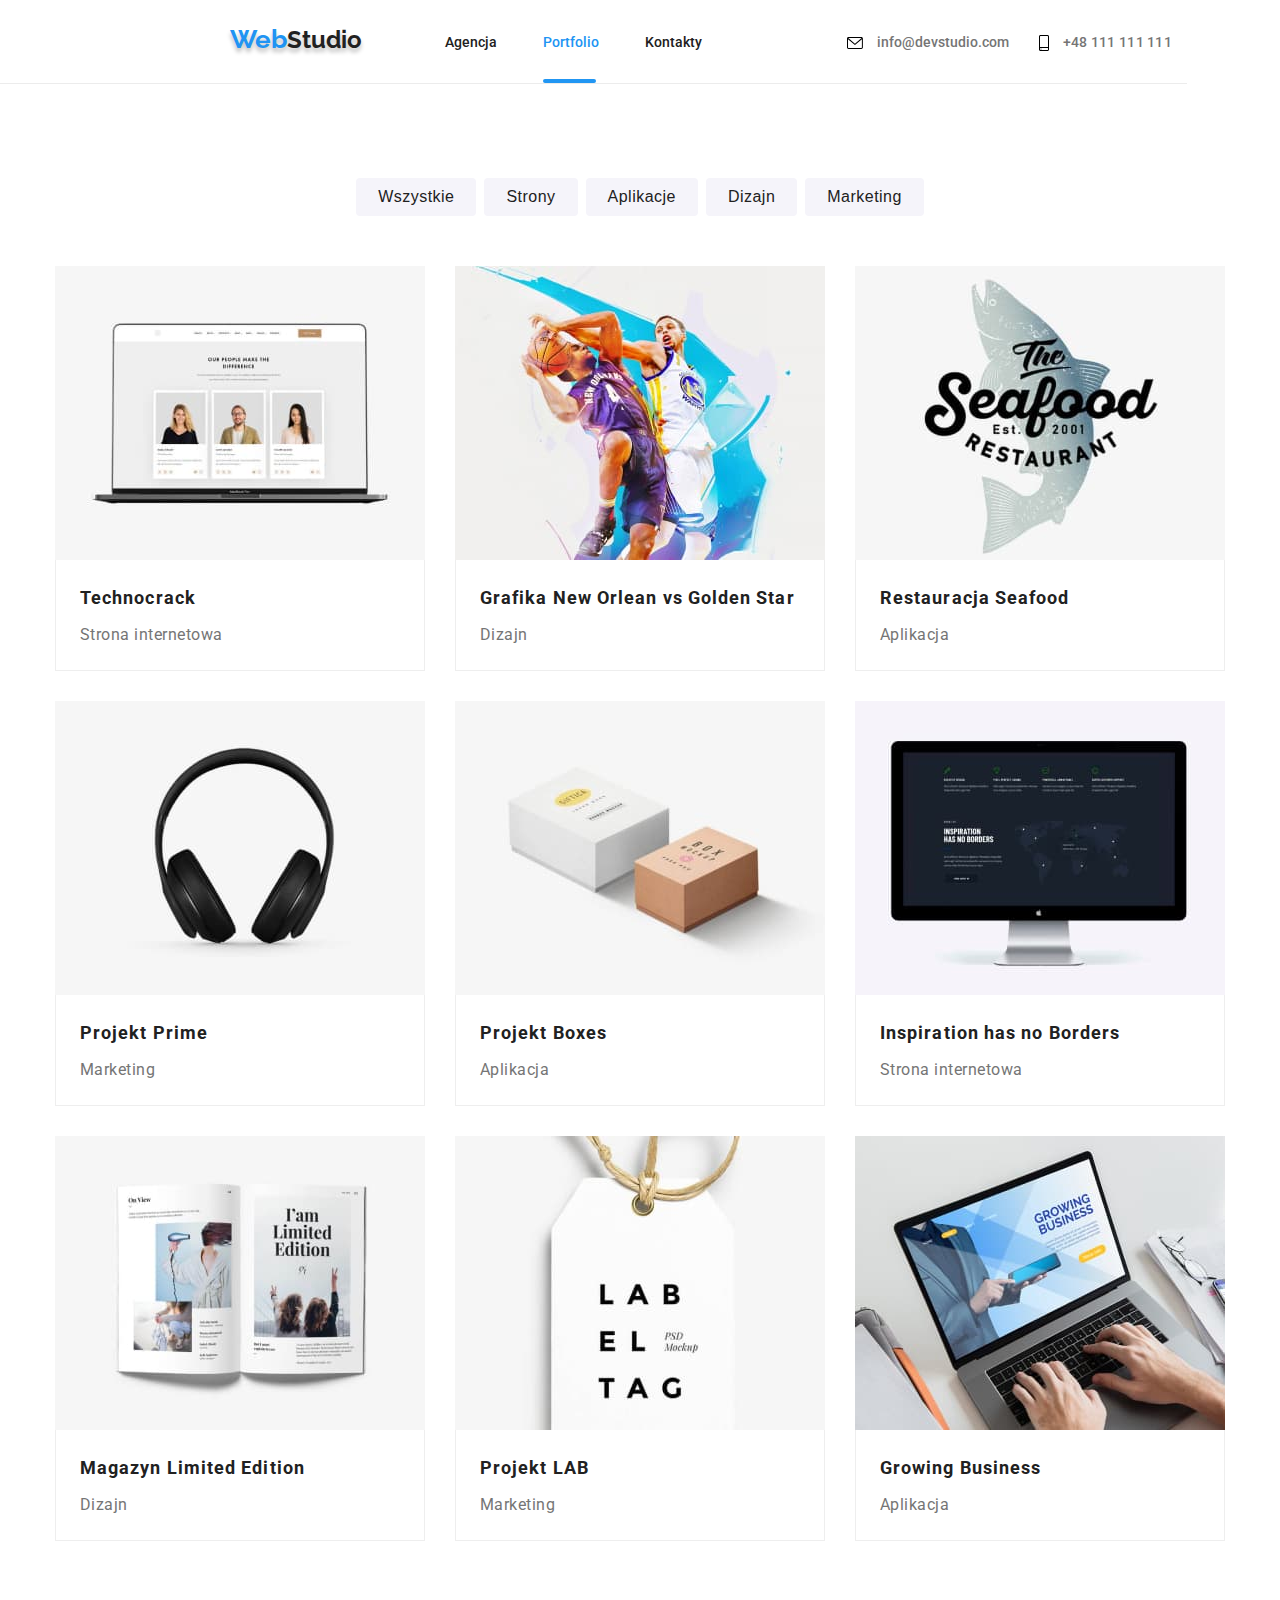
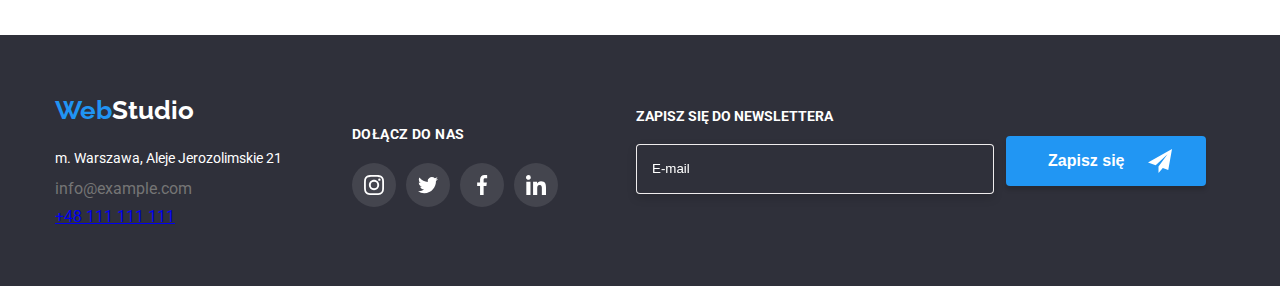
<file: portfolio.html>
<!DOCTYPE html>
<html lang="en">
  <head>
    <meta charset="UTF-8" />
    <meta http-equiv="X-UA-Compatible" content="IE=edge" />
    <meta name="viewport" content="width=device-width, initial-scale=1.0" />
    <title>Homework 2 - Portfolio</title>
    <link rel="preconnect" href="https://fonts.googleapis.com" />
    <link rel="preconnect" href="https://fonts.gstatic.com" crossorigin />
    <link
      href="https://fonts.googleapis.com/css2?family=Raleway:wght@700&family=Roboto:wght@400;500;700;900&display=swap"
      rel="stylesheet"
    />
    <link
      rel="stylesheet"
      href="https://cdnjs.cloudflare.com/ajax/libs/modern-normalize/1.1.0/modern-normalize.min.css"
      integrity="sha512-wpPYUAdjBVSE4KJnH1VR1HeZfpl1ub8YT/NKx4PuQ5NmX2tKuGu6U/JRp5y+Y8XG2tV+wKQpNHVUX03MfMFn9Q=="
      crossorigin="anonymous"
      referrerpolicy="no-referrer"
    />
    <link rel="stylesheet" href="./css/main.min.css" />
  </head>
  <body>
    <header class="page-header">
      <div class="container page-header__container">
        <a href="index.html" class="logo page-header__logo"
          ><span class="logo__dark">Web</span>Studio</a
        >
        <nav class="navigation">
          <ul class="navigation__list">
            <li><a href="index.html" class="navigation__link">Agencja</a></li>
            <li>
              <div class="active-page">
                <a href="portfolio.html" class="navigation__link">Portfolio</a>
              </div>
            </li>
            <li><a href="kontakty" class="navigation__link">Kontakty</a></li>
          </ul>
        </nav>
        <ul class="contacts">
          <li class="contacts__item">
            <svg class="contacts__mail-icon" width="16px" height="12px">
              <use href="./images/icons.svg#icon-envelope"></use>
            </svg>
            <a href="mailto:info@devstudio.com" class="contacts__mail-link">
              info@devstudio.com
            </a>
          </li>
          <li class="contacts__item">
            <svg class="contacts__tel-icon" width="10px" height="16px">
              <use href="./images/icons.svg#icon-smartphone"></use>
            </svg>
            <a href="tel:+48111111111" class="contacts__tel-link">+48 111 111 111</a>
          </li>
        </ul>
      </div>
    </header>

    <main>
      <section class="section">
        <div class="container">
          <ul class="buttons">
            <li>
              <button type="button" class="buttons__label">Wszystkie</button>
            </li>
            <li>
              <button type="button" class="buttons__label">Strony</button>
            </li>
            <li>
              <button type="button" class="buttons__label">Aplikacje</button>
            </li>
            <li>
              <button type="button" class="buttons__label">Dizajn</button>
            </li>
            <li>
              <button type="button" class="buttons__label">Marketing</button>
            </li>
          </ul>

          <ul class="projects">
            <li class="projects__card" tabindex="0">
              <div class="projects__overlay-box">
                <div class="projects__overlay">
                  <p class="projects__description">
                    Technocrack jest popularną platformą wykorzystywaną do
                    rozpowszechniania koronawirusa. Firmy wykorzystują tę
                    platformę do celów szpiegowskich i ataków na
                    niezabezpieczone serwery konkurencji
                  </p>
                </div>
                <figure>
                  <img
                    src="./images/portfolio1.jpg"
                    alt="Website project"
                    width="370"
                    height="294"
                  />
                </div>
                  <figcaption class="projects__caption">
                    <h3 class="projects__name">Technocrack</h3>
                    <p class="projects__type">Strona internetowa</p>
                  </figcaption>
                </figure>
            </li>
            <li class="projects__card" tabindex="0">
              <div class="projects__overlay-box">
                <div class="projects__overlay">
                  <p class="projects__description">
                    Technocrack jest popularną platformą wykorzystywaną do
                    rozpowszechniania koronawirusa. Firmy wykorzystują tę
                    platformę do celów szpiegowskich i ataków na
                    niezabezpieczone serwery konkurencji
                  </p>
                </div>
                <figure>
                  <img
                    src="./images/portfolio2.jpg"
                    alt="Grafika koszykarze NBA"
                    width="370"
                    height="294"
                  />
                </div>
                  <figcaption class="projects__caption">
                    <h3 class="projects__name">Grafika New Orlean vs Golden Star</h3>
                    <p class="projects__type">Dizajn</p>
                  </figcaption>
                </figure>
            </li>
            <li class="projects__card" tabindex="0">
              <div class="projects__overlay-box">
                <div class="projects__overlay">
                  <p class="projects__description">
                    Technocrack jest popularną platformą wykorzystywaną do
                    rozpowszechniania koronawirusa. Firmy wykorzystują tę
                    platformę do celów szpiegowskich i ataków na
                    niezabezpieczone serwery konkurencji
                  </p>
                </div>
                <figure>
                  <img
                    src="./images/portfolio3.jpg"
                    alt="Logo restauracji Seafood"
                    width="370"
                    height="294"
                  />
                </div>
                  <figcaption class="projects__caption">
                    <h3 class="projects__name">Restauracja Seafood</h3>
                    <p class="projects__type">Aplikacja</p>
                  </figcaption>
                </figure>
            </li>
            <li class="projects__card" tabindex="0">
              <div class="projects__overlay-box">
                <div class="projects__overlay">
                  <p class="projects__description">
                    Technocrack jest popularną platformą wykorzystywaną do
                    rozpowszechniania koronawirusa. Firmy wykorzystują tę
                    platformę do celów szpiegowskich i ataków na
                    niezabezpieczone serwery konkurencji
                  </p>
                </div>
                <figure>
                  <img
                    src="./images/portfolio4.jpg"
                    alt="Słuchawki nauszne"
                    width="370"
                    height="294"
                  />
                </div>
                  <figcaption class="projects__caption">
                    <h3 class="projects__name">Projekt Prime</h3>
                    <p class="projects__type">Marketing</p>
                  </figcaption>
                </figure>
            </li>
            <li class="projects__card" tabindex="0">
              <div class="projects__overlay-box">
                <div class="projects__overlay">
                  <p class="projects__description">
                    Technocrack jest popularną platformą wykorzystywaną do
                    rozpowszechniania koronawirusa. Firmy wykorzystują tę
                    platformę do celów szpiegowskich i ataków na
                    niezabezpieczone serwery konkurencji
                  </p>
                </div>
                <figure>
                  <img
                    src="./images/portfolio5.jpg"
                    alt="Pudełka do projektów"
                    width="370"
                    height="294"
                  />
                </div>
                  <figcaption class="projects__caption">
                    <h3 class="projects__name">Projekt Boxes</h3>
                    <p class="projects__type">Aplikacja</p>
                  </figcaption>
                </figure>
            </li>
            <li class="projects__card" tabindex="0">
              <div class="projects__overlay-box">
                <div class="projects__overlay">
                  <p class="projects__description">
                    Technocrack jest popularną platformą wykorzystywaną do
                    rozpowszechniania koronawirusa. Firmy wykorzystują tę
                    platformę do celów szpiegowskich i ataków na
                    niezabezpieczone serwery konkurencji
                  </p>
                </div>
                <figure>
                  <img
                    src="./images/portfolio6.jpg"
                    alt="Apple monitor"
                    width="370"
                    height="294"
                  />
                </div>
                  <figcaption class="projects__caption">
                    <h3 class="projects__name">Inspiration has no Borders</h3>
                    <p class="projects__type">Strona internetowa</p>
                  </figcaption>
                </figure>
            </li>
            <li class="projects__card" tabindex="0">
              <div class="projects__overlay-box">
                <div class="projects__overlay">
                  <p class="projects__description">
                    Technocrack jest popularną platformą wykorzystywaną do
                    rozpowszechniania koronawirusa. Firmy wykorzystują tę
                    platformę do celów szpiegowskich i ataków na
                    niezabezpieczone serwery konkurencji
                  </p>
                </div>
                <figure>
                  <img
                    src="./images/portfolio7.jpg"
                    alt="Strony magazynu"
                    width="370"
                    height="294"
                  />
                </div>
                  <figcaption class="projects__caption">
                    <h3 class="projects__name">Magazyn Limited Edition</h3>
                    <p class="projects__type">Dizajn</p>
                  </figcaption>
                </figure>
            </li>
            <li class="projects__card" tabindex="0">
              <div class="projects__overlay-box">
                <div class="projects__overlay">
                  <p class="projects__description">
                    Technocrack jest popularną platformą wykorzystywaną do
                    rozpowszechniania koronawirusa. Firmy wykorzystują tę
                    platformę do celów szpiegowskich i ataków na
                    niezabezpieczone serwery konkurencji
                  </p>
                </div>
                <figure>
                  <img
                    src="./images/portfolio8.jpg"
                    alt="Wisząca etykieta"
                    width="370"
                    height="294"
                  />
                </div>
                  <figcaption class="projects__caption">
                    <h3 class="projects__name">Projekt LAB</h3>
                    <p class="projects__type">Marketing</p>
                  </figcaption>
                </figure>
            </li>
            <li class="projects__card" tabindex="0">
              <div class="projects__overlay-box">
                <div class="projects__overlay">
                  <p class="projects__description">
                    Technocrack jest popularną platformą wykorzystywaną do
                    rozpowszechniania koronawirusa. Firmy wykorzystują tę
                    platformę do celów szpiegowskich i ataków na
                    niezabezpieczone serwery konkurencji
                  </p>
                </div>
                <figure>
                  <img
                    src="./images/portfolio9.jpg"
                    alt="Praca na laptopie"
                    width="370"
                    height="294"
                  />
                </div>
                  <figcaption class="projects__caption">
                    <h3 class="projects__name">Growing Business</h3>
                    <p class="projects__type">Aplikacja</p>
                  </figcaption>
                </figure>
            </li>
          </ul>
        </div>
      </section>
    </main>
    <footer class="page-footer">
      <div class="container">
        <div class="page-footer__container">
          <a href="index.html" class="logo page-footer__logo"
            ><span class="logo__bright">Web</span>Studio</a
          >
          <address class="address">
            <p class="address__location">m. Warszawa, Aleje Jerozolimskie 21</p>
            <a href="mailto:info@example.com" class="address__mail">info@example.com</a>
            <a href="tel:+48111111111" class="address__tel">+48 111 111 111</a>
          </address>
        </div>
        <div class="footer-social">
          <p class="footer-social__title">Dołącz do nas</p>
          <ul class="footer-social__list">
            <li>
              <a href="#" class="footer-social__link" target="_blank">
                <svg class="footer-social__icon" width="44" height="44">
                  <use href="./images/icons.svg#icon-instagram"></use>
                </svg>
              </a>
            </li>
            <li>
              <a href="#" class="footer-social__link" target="_blank">
                <svg class="footer-social__icon" width="44" height="44">
                  <use href="./images/icons.svg#icon-twitter"></use>
                </svg>
              </a>
            </li>
            <li>
              <a href="#" class="footer-social__link" target="_blank">
                <svg class="footer-social__icon" width="44" height="44">
                  <use href="./images/icons.svg#icon-facebook"></use>
                </svg>
              </a>
            </li>
            <li>
              <a href="#" class="footer-social__link" target="_blank">
                <svg class="footer-social__icon" width="44" height="44">
                  <use href="./images/icons.svg#icon-linkedin"></use>
                </svg>
              </a>
            </li>
          </ul>
        </div>
        <div class="newsletter">
          <form class="newsletter__form">
            <label class="newsletter__label">
              Zapisz się do newslettera
              <input type="email" name="email" placeholder="E-mail" class="newsletter__input" />
            </label>
            <button type="submit" class="newsletter__button">
              Zapisz się
              <svg class="newsletter__icon" width="24" height="24">
                <use href="./images/icons.svg#icon-icon-send"></use>
              </svg>
            </button>
          </form>
        </div>
      </div>
    </footer>
  </body>
</html>
</file>
<file: css/main.min.css>
*{margin:0;padding:0;-webkit-box-sizing:border-box;box-sizing:border-box}body{background-color:#fff;color:#212121;font-family:Roboto,sans-serif}li{list-style-type:none}img{display:block;width:100%;height:auto}.container{max-width:480px;width:100%;margin:0 auto;padding:0 15px}@media screen and (min-width: 768px){.container{max-width:768px}}@media screen and (min-width: 1200px){.container{max-width:1200px}}.section{padding-top:94px;padding-bottom:94px}.page-header{background-color:#fff;border-bottom:1px solid #ececec}.page-header__container{display:-webkit-box;display:-ms-flexbox;display:flex;-webkit-box-pack:justify;-ms-flex-pack:justify;justify-content:space-between}.page-header__logo{color:#212121;font-family:Raleway;font-weight:700;font-size:24px;line-height:1.2;text-decoration:none;padding-top:16px;padding-left:15px;text-shadow:0px 4px 4px rgba(0,0,0,.25)}@media screen and (min-width: 768px){.page-header__logo{padding-top:26px;padding-left:15px}}@media screen and (min-width: 1200px){.page-header__logo{padding-top:24px;padding-bottom:25px;padding-left:215px}}@media screen and (min-width: 768px){.page-header{margin-right:83px}}@media screen and (min-width: 1200px){.page-header{margin-right:93px}}.page-header__hamburger{background-color:rgba(0,0,0,0);border:none;padding:10px 15px 10px}@media screen and (min-width: 768px){.page-header__hamburger{display:none}}@media screen and (min-width: 1200px){.page-header__hamburger{display:none}}.logo__dark{color:#2094f3;font-family:Raleway;font-weight:700;font-size:26px;line-height:1.2;text-decoration:none}.navigation{display:none}@media screen and (min-width: 768px){.navigation{display:-webkit-box;display:-ms-flexbox;display:flex;margin-right:auto}}.navigation__list{display:-webkit-box;display:-ms-flexbox;display:flex;padding-top:32px;padding-bottom:32px}@media screen and (min-width: 768px){.navigation__list{gap:60px;margin-left:83px}}@media screen and (min-width: 1200px){.navigation__list{gap:46px}}.navigation__link{font-weight:500;font-size:14px;line-height:1.14;color:#212121;text-decoration:none;-webkit-transition-property:color;transition-property:color;-webkit-transition-duration:250ms;transition-duration:250ms;-webkit-transition-timing-function:cubic-bezier(0.4, 0, 0.2, 1);transition-timing-function:cubic-bezier(0.4, 0, 0.2, 1)}.navigation__link:hover,.navigation__link:focus{color:#2094f3}.active-page .navigation__link{color:#2094f3}.active-page{position:relative}.active-page::after{content:"";position:absolute;width:53px;height:4px;background-color:#2196f3;border-radius:2px;margin-top:28px;display:block}.contacts{display:none}@media screen and (min-width: 768px){.contacts{display:-webkit-box;display:-ms-flexbox;display:flex;-webkit-box-orient:vertical;-webkit-box-direction:normal;-ms-flex-direction:column;flex-direction:column;gap:10px;padding-top:21px}}@media screen and (min-width: 1200px){.contacts{-webkit-box-orient:horizontal;-webkit-box-direction:normal;-ms-flex-direction:row;flex-direction:row;-webkit-box-align:center;-ms-flex-align:center;align-items:center;gap:30px;padding-top:32px;padding-bottom:32px}}.contacts__item:hover,.contacts__item:focus{fill:#2094f3}.contacts__mail-icon{width:16px;height:12px;vertical-align:middle;margin-right:10px;-webkit-transition-property:color;transition-property:color;-webkit-transition-duration:250ms;transition-duration:250ms;-webkit-transition-timing-function:cubic-bezier(0.4, 0, 0.2, 1);transition-timing-function:cubic-bezier(0.4, 0, 0.2, 1)}.contacts__mail-link{font-weight:500;font-size:14px;line-height:1.14;color:#757575;fill:currentColor;text-decoration:none;-webkit-transition-property:color;transition-property:color;-webkit-transition-duration:250ms;transition-duration:250ms;-webkit-transition-timing-function:cubic-bezier(0.4, 0, 0.2, 1);transition-timing-function:cubic-bezier(0.4, 0, 0.2, 1)}.contacts__mail-link:hover,.contacts__mail-link:focus{color:#2094f3}.contacts__tel-icon{width:10px;height:16px;vertical-align:middle;margin-right:10px;-webkit-transition-property:color;transition-property:color;-webkit-transition-duration:250ms;transition-duration:250ms;-webkit-transition-timing-function:cubic-bezier(0.4, 0, 0.2, 1);transition-timing-function:cubic-bezier(0.4, 0, 0.2, 1)}.contacts__tel-link{font-weight:500;font-size:14px;line-height:1.14;letter-spacing:.02em;color:#757575;fill:currentColor;text-decoration:none;-webkit-transition-property:color;transition-property:color;-webkit-transition-duration:250ms;transition-duration:250ms;-webkit-transition-timing-function:cubic-bezier(0.4, 0, 0.2, 1);transition-timing-function:cubic-bezier(0.4, 0, 0.2, 1)}.contacts__tel-link:hover,.contacts__tel-link:focus{color:#2094f3}.order{border:1px solid #000;-webkit-filter:drop-shadow(0px 4px 4px rgba(0, 0, 0, 0.25));filter:drop-shadow(0px 4px 4px rgba(0, 0, 0, 0.25));background-repeat:no-repeat;background-position:center;background-size:cover;padding-top:118px;margin:auto;background-color:#2f303a;background-image:-webkit-gradient(linear, left top, left bottom, from(rgba(47, 48, 58, 0.4)), to(rgba(47, 48, 58, 0.4))),url(../images/background_img/primary-header-background-mobile@1x.jpg);background-image:linear-gradient(rgba(47, 48, 58, 0.4), rgba(47, 48, 58, 0.4)),url(../images/background_img/primary-header-background-mobile@1x.jpg)}@media(min-device-pixel-ratio: 2),(-webkit-min-device-pixel-ratio: 2),(min-resolution: 192dpi),(min-resolution: 2dppx){.order{background-image:-webkit-gradient(linear, left top, left bottom, from(rgba(47, 48, 58, 0.4)), to(rgba(47, 48, 58, 0.4))),url(../images/background_img/primary-header-background-mobile@2x.jpg);background-image:linear-gradient(rgba(47, 48, 58, 0.4), rgba(47, 48, 58, 0.4)),url(../images/background_img/primary-header-background-mobile@2x.jpg)}}@media screen and (min-width: 768px){.order{padding-top:118px;background-image:-webkit-gradient(linear, left top, left bottom, from(rgba(47, 48, 58, 0.4)), to(rgba(47, 48, 58, 0.4))),url(../images/background_img/primary-header-background-tablet@1x.jpg);background-image:linear-gradient(rgba(47, 48, 58, 0.4), rgba(47, 48, 58, 0.4)),url(../images/background_img/primary-header-background-tablet@1x.jpg)}}@media screen and (min-width: 768px)and (min-device-pixel-ratio: 2),screen and (min-width: 768px)and (-webkit-min-device-pixel-ratio: 2),screen and (min-width: 768px)and (min-resolution: 192dpi),screen and (min-width: 768px)and (min-resolution: 2dppx){.order{background-image:-webkit-gradient(linear, left top, left bottom, from(rgba(47, 48, 58, 0.4)), to(rgba(47, 48, 58, 0.4))),url(../images/background_img/primary-header-background-tablet@2x.jpg);background-image:linear-gradient(rgba(47, 48, 58, 0.4), rgba(47, 48, 58, 0.4)),url(../images/background_img/primary-header-background-tablet@2x.jpg)}}@media screen and (min-width: 1200px){.order{padding-top:200px;background-image:-webkit-gradient(linear, left top, left bottom, from(rgba(47, 48, 58, 0.4)), to(rgba(47, 48, 58, 0.4))),url(../images/background_img/primary-header-background-desktop@1x.jpg);background-image:linear-gradient(rgba(47, 48, 58, 0.4), rgba(47, 48, 58, 0.4)),url(../images/background_img/primary-header-background-desktop@1x.jpg)}}@media screen and (min-width: 1200px)and (min-device-pixel-ratio: 2),screen and (min-width: 1200px)and (-webkit-min-device-pixel-ratio: 2),screen and (min-width: 1200px)and (min-resolution: 192dpi),screen and (min-width: 1200px)and (min-resolution: 2dppx){.order{background-image:-webkit-gradient(linear, left top, left bottom, from(rgba(47, 48, 58, 0.4)), to(rgba(47, 48, 58, 0.4))),url(../images/background_img/primary-header-background-desktop@2x.jpg);background-image:linear-gradient(rgba(47, 48, 58, 0.4), rgba(47, 48, 58, 0.4)),url(../images/background_img/primary-header-background-desktop@2x.jpg)}}.order__content{display:-webkit-box;display:-ms-flexbox;display:flex;-webkit-box-orient:vertical;-webkit-box-direction:normal;-ms-flex-direction:column;flex-direction:column;-webkit-box-align:center;-ms-flex-align:center;align-items:center;gap:30px}.order__header{color:#fff;font-weight:900;font-size:26px;line-height:1.6;text-align:center;letter-spacing:.06em;max-width:365px}@media screen and (min-width: 1200px){.order__header{font-size:44px;line-height:1.4;max-width:696px}}.order__button{background-color:#2196f3;color:#fff;font-weight:700;font-size:16px;line-height:1.88;padding-top:10px;padding-right:41px;padding-bottom:10px;padding-left:42px;width:200px;-webkit-box-shadow:0px 4px 4px rgba(0,0,0,.15);box-shadow:0px 4px 4px rgba(0,0,0,.15);border-radius:4px;border-style:none}.features{display:-webkit-box;display:-ms-flexbox;display:flex;-webkit-box-orient:vertical;-webkit-box-direction:normal;-ms-flex-direction:column;flex-direction:column;margin-top:60px;gap:30px}@media screen and (min-width: 768px){.features{-webkit-box-orient:horizontal;-webkit-box-direction:normal;-ms-flex-direction:row;flex-direction:row;-ms-flex-wrap:wrap;flex-wrap:wrap}}@media screen and (min-width: 1200px){.features{-webkit-box-orient:horizontal;-webkit-box-direction:normal;-ms-flex-direction:row;flex-direction:row;-ms-flex-wrap:nowrap;flex-wrap:nowrap}}.features__item{display:-webkit-box;display:-ms-flexbox;display:flex;-webkit-box-orient:vertical;-webkit-box-direction:normal;-ms-flex-direction:column;flex-direction:column}@media screen and (min-width: 768px){.features__item{max-width:354px}}.features__box{background:#f5f4fa;border-radius:4px;margin-bottom:30px}.features__icon{display:-webkit-box;display:-ms-flexbox;display:flex;-webkit-box-pack:center;-ms-flex-pack:center;justify-content:center;padding:25px 0}@media screen and (min-width: 768px){.features__icon{padding:25px 0}}@media screen and (min-width: 1200px){.features__icon{padding:25px 0}}.features__header{font-weight:700;font-size:14px;line-height:1.14;margin-bottom:10px;text-align:center}@media screen and (min-width: 768px){.features__header{text-align:unset}}.features__description{font-weight:400;font-size:14px;line-height:1.7;letter-spacing:.03em;color:#757575}.product{display:none;padding-top:0}@media screen and (min-width: 1200px){.product{display:-webkit-box;display:-ms-flexbox;display:flex}}.product__header{font-style:normal;font-size:36px;line-height:1.16;text-align:center;margin-bottom:50px}.product__list{display:-webkit-box;display:-ms-flexbox;display:flex;gap:30px;width:370px}.product__label{position:relative;width:370px}.product__name{position:absolute;top:224px;background-color:rgba(47,48,58,.8);width:370px;height:70px;font-weight:700;font-size:14px;line-height:1.14;letter-spacing:.03em;text-align:center;text-transform:uppercase;color:#fff;padding:27px 90px}.team{background-color:#f5f4fa;height:auto;display:-webkit-box;display:-ms-flexbox;display:flex;-webkit-box-orient:vertical;-webkit-box-direction:normal;-ms-flex-direction:column;flex-direction:column}@media screen and (min-width: 768px){.team{-webkit-box-orient:horizontal;-webkit-box-direction:normal;-ms-flex-direction:row;flex-direction:row;-ms-flex-wrap:wrap;flex-wrap:wrap}}@media screen and (min-width: 1200px){.team{-webkit-box-orient:horizontal;-webkit-box-direction:normal;-ms-flex-direction:row;flex-direction:row}}.team__header{font-weight:700;font-size:28px;line-height:1.16;text-align:center;margin-bottom:30px}@media screen and (min-width: 1200px){.team__header{font-size:36px;margin-bottom:50px}}.member{display:-webkit-box;display:-ms-flexbox;display:flex;-webkit-box-orient:vertical;-webkit-box-direction:normal;-ms-flex-direction:column;flex-direction:column;-webkit-box-align:center;-ms-flex-align:center;align-items:center;-webkit-box-pack:center;-ms-flex-pack:center;justify-content:center;gap:30px}@media screen and (min-width: 768px){.member{-webkit-box-orient:horizontal;-webkit-box-direction:normal;-ms-flex-direction:row;flex-direction:row;-ms-flex-wrap:wrap;flex-wrap:wrap}}@media screen and (min-width: 1200px){.member{-webkit-box-orient:horizontal;-webkit-box-direction:normal;-ms-flex-direction:row;flex-direction:row;-ms-flex-wrap:nowrap;flex-wrap:nowrap}}.member__card{-webkit-box-shadow:0px 1px 3px rgba(0,0,0,.12),0px 1px 1px rgba(0,0,0,.14),0px 2px 1px rgba(0,0,0,.2);box-shadow:0px 1px 3px rgba(0,0,0,.12),0px 1px 1px rgba(0,0,0,.14),0px 2px 1px rgba(0,0,0,.2);border-radius:0px 0px 4px 4px;background-color:#fff}.member__name{font-weight:500;font-size:16px;line-height:1.19;text-align:center;margin-top:30px}.member__description{color:#757575;font-weight:400;font-size:16px;line-height:1.19;text-align:center;margin-top:10px}.social-media{display:-webkit-box;display:-ms-flexbox;display:flex;-webkit-box-pack:space-evenly;-ms-flex-pack:space-evenly;justify-content:space-evenly;-webkit-box-align:center;-ms-flex-align:center;align-items:center;list-style-type:none;gap:10px;padding-top:16px;padding-bottom:18px;margin-right:32px;margin-left:32px}.social-media__link{padding:12px;border-radius:50%;display:-webkit-box;display:-ms-flexbox;display:flex;fill:#afb1b8;-webkit-transition-property:fill,background-color;transition-property:fill,background-color;-webkit-transition-duration:250ms;transition-duration:250ms;-webkit-transition-timing-function:cubic-bezier(0.4, 0, 0.2, 1);transition-timing-function:cubic-bezier(0.4, 0, 0.2, 1)}.social-media__link:hover,.social-media__link:focus{background-color:#2196f3;fill:#fff}.clients__header{font-weight:700;font-size:28px;line-height:1.17;text-align:center;margin-bottom:50px}@media screen and (min-width: 1200px){.clients__header{font-size:36px}}.clients__list{display:-webkit-box;display:-ms-flexbox;display:flex;-ms-flex-wrap:wrap;flex-wrap:wrap;-webkit-box-pack:center;-ms-flex-pack:center;justify-content:center;gap:30px}@media screen and (min-width: 1200px){.clients__list{-ms-flex-wrap:nowrap;flex-wrap:nowrap;padding:0}}.clients__frame{border:1px solid #afb1b8;border-radius:4px}.clients__logo{padding-top:17.71px;padding-right:32px;padding-bottom:14.25px;padding-left:32px;fill:#afb1b8;-webkit-transition-property:fill;transition-property:fill;-webkit-transition-duration:250ms;transition-duration:250ms;-webkit-transition-timing-function:cubic-bezier(0.4, 0, 0.2, 1);transition-timing-function:cubic-bezier(0.4, 0, 0.2, 1)}.clients__logo:hover{fill:#2196f3;border:1px solid #2196f3}.page-footer{background-color:#2f303a;display:-webkit-box;display:-ms-flexbox;display:flex;-webkit-box-orient:vertical;-webkit-box-direction:normal;-ms-flex-direction:column;flex-direction:column}@media screen and (min-width: 1200px){.page-footer{-webkit-box-orient:horizontal;-webkit-box-direction:normal;-ms-flex-direction:row;flex-direction:row}}.page-footer__container{display:-webkit-box;display:-ms-flexbox;display:flex;-webkit-box-orient:vertical;-webkit-box-direction:normal;-ms-flex-direction:column;flex-direction:column;-webkit-box-align:center;-ms-flex-align:center;align-items:center;padding-top:60px;padding-bottom:60px}@media screen and (min-width: 1200px){.page-footer__container{-webkit-box-align:unset;-ms-flex-align:unset;align-items:unset}}.page-footer__logo{color:#fff;font-family:Raleway;font-weight:700;font-size:24px;line-height:1.2;text-decoration:none;width:-webkit-fit-content;width:-moz-fit-content;width:fit-content;text-align:center;margin-bottom:20px}@media screen and (min-width: 1200px){.page-footer__logo{font-size:26px}}.page-footer .container{display:-webkit-box;display:-ms-flexbox;display:flex;-webkit-box-orient:vertical;-webkit-box-direction:normal;-ms-flex-direction:column;flex-direction:column;-webkit-box-align:center;-ms-flex-align:center;align-items:center}@media screen and (min-width: 768px){.page-footer .container{display:grid;width:100%;grid-template-columns:repeat(2, 1fr)}}@media screen and (min-width: 1200px){.page-footer .container{display:-webkit-box;display:-ms-flexbox;display:flex;-webkit-box-orient:horizontal;-webkit-box-direction:normal;-ms-flex-direction:row;flex-direction:row}}.logo__bright{color:#2094f3}.address{display:-webkit-box;display:-ms-flexbox;display:flex;-webkit-box-orient:vertical;-webkit-box-direction:normal;-ms-flex-direction:column;flex-direction:column;-webkit-box-align:center;-ms-flex-align:center;align-items:center;gap:8px;width:-webkit-fit-content;width:-moz-fit-content;width:fit-content;font-style:normal}@media screen and (min-width: 1200px){.address{gap:9px;-webkit-box-align:unset;-ms-flex-align:unset;align-items:unset}}.address__mail{font-style:normal;color:#757575;text-decoration:none;-webkit-transition-property:color;transition-property:color;-webkit-transition-duration:250ms;transition-duration:250ms;-webkit-transition-timing-function:cubic-bezier(0.4, 0, 0.2, 1);transition-timing-function:cubic-bezier(0.4, 0, 0.2, 1)}.address__location{font-style:normal;font-weight:400;color:#fff;font-size:14px;line-height:1.71}.address__mail:hover,.address__mail:focus{color:#2094f3}.footer-social{margin-bottom:60px}@media screen and (min-width: 768px){.footer-social{padding-top:65px;margin-left:144px}}@media screen and (min-width: 1200px){.footer-social{padding-top:72px;margin-left:70px}}.footer-social__title{font-weight:700;font-size:14px;line-height:1.14;letter-spacing:.03em;text-transform:uppercase;color:#fff;margin-bottom:20px;text-align:center}@media screen and (min-width: 1200px){.footer-social__title{text-align:start}}.footer-social__list{display:-webkit-box;display:-ms-flexbox;display:flex;-webkit-box-align:center;-ms-flex-align:center;align-items:center;gap:10px}.footer-social__link{padding:12px;border-radius:50%;display:-webkit-box;display:-ms-flexbox;display:flex;fill:#fff;background-color:rgba(255,255,255,.1);-webkit-transition-property:background-color;transition-property:background-color;-webkit-transition-duration:250ms;transition-duration:250ms;-webkit-transition-timing-function:cubic-bezier(0.4, 0, 0.2, 1);transition-timing-function:cubic-bezier(0.4, 0, 0.2, 1)}.footer-social__icon{fill:#fff;width:20px;height:20px}.footer-social__link:hover,.footer-social__link:focus{background-color:#2196f3}@media screen and (min-width: 1200px){.newsletter{margin-left:78px}}.newsletter__form{display:-webkit-box;display:-ms-flexbox;display:flex;-webkit-box-orient:vertical;-webkit-box-direction:normal;-ms-flex-direction:column;flex-direction:column;-webkit-box-align:center;-ms-flex-align:center;align-items:center}@media screen and (min-width: 1200px){.newsletter__form{-webkit-box-orient:horizontal;-webkit-box-direction:normal;-ms-flex-direction:row;flex-direction:row;-webkit-box-pack:center;-ms-flex-pack:center;justify-content:center;-webkit-box-align:center;-ms-flex-align:center;align-items:center}}.newsletter__label{display:-webkit-box;display:-ms-flexbox;display:flex;-webkit-box-orient:vertical;-webkit-box-direction:normal;-ms-flex-direction:column;flex-direction:column;-webkit-box-align:center;-ms-flex-align:center;align-items:center;text-transform:uppercase;color:#fff;font-weight:700;font-size:14px}@media screen and (min-width: 1200px){.newsletter__label{-webkit-box-align:unset;-ms-flex-align:unset;align-items:unset}}.newsletter__input{margin-top:20px;width:100%;height:50px;padding-left:15px;border:1px solid rgba(255,252,252,.925);-webkit-filter:drop-shadow(0px 4px 4px rgba(0, 0, 0, 0.15));filter:drop-shadow(0px 4px 4px rgba(0, 0, 0, 0.15));border-radius:4px;background-color:#2f303a;color:#fff;margin-bottom:20px;resize:vertical}@media screen and (min-width: 1200px){.newsletter__input{width:358px;height:50px}}.newsletter__button{display:-webkit-box;display:-ms-flexbox;display:flex;-webkit-box-align:center;-ms-flex-align:center;align-items:center;padding-left:42px;gap:24px;width:200px;height:50px;margin-left:12px;background-color:#2196f3;color:#fff;font-weight:700;font-size:16px;-webkit-box-shadow:0px 4px 4px rgba(0,0,0,.15);box-shadow:0px 4px 4px rgba(0,0,0,.15);border-radius:4px;border:none}.newsletter ::-webkit-input-placeholder{color:#fff}.newsletter ::-moz-placeholder{color:#fff}.newsletter :-ms-input-placeholder{color:#fff}.newsletter ::-ms-input-placeholder{color:#fff}.newsletter ::placeholder{color:#fff}.backdrop{position:fixed;background:rgba(0,0,0,.2);-webkit-transition-duration:1s;transition-duration:1s;-webkit-transition-property:opacity,visibility;transition-property:opacity,visibility;inset:0;display:-webkit-box;display:-ms-flexbox;display:flex;-webkit-box-align:center;-ms-flex-align:center;align-items:center;-webkit-box-pack:center;-ms-flex-pack:center;justify-content:center}.is-hidden{pointer-events:none;visibility:hidden;opacity:0}.modal{position:relative;height:581px;background-color:#fff;-webkit-box-shadow:0px 1px 3px rgba(0,0,0,.12),0px 1px 1px rgba(0,0,0,.14),0px 2px 1px rgba(0,0,0,.2);box-shadow:0px 1px 3px rgba(0,0,0,.12),0px 1px 1px rgba(0,0,0,.14),0px 2px 1px rgba(0,0,0,.2);border-radius:4px}.modal__form{display:-webkit-box;display:-ms-flexbox;display:flex;-webkit-box-orient:vertical;-webkit-box-direction:normal;-ms-flex-direction:column;flex-direction:column;-webkit-box-pack:center;-ms-flex-pack:center;justify-content:center;gap:12px;padding-right:40px}.modal__title{height:23px;font-weight:700;font-size:20px;line-height:1.15;text-align:center;letter-spacing:.03em;margin-top:40px;margin-left:40px}.modal__label{display:-webkit-box;display:-ms-flexbox;display:flex;-webkit-box-orient:vertical;-webkit-box-direction:normal;-ms-flex-direction:column;flex-direction:column;font-weight:400;font-size:12px;margin-left:40px;color:#757575}.modal__input{position:relative;margin-top:4px;max-width:448px;height:40px;background-color:#fff;border:1px solid rgba(33,33,33,.2);border-radius:4px;padding-left:40px;-webkit-transition-property:border-color;transition-property:border-color;-webkit-transition-duration:250ms;transition-duration:250ms;-webkit-transition-timing-function:cubic-bezier(0.4, 0, 0.2, 1);transition-timing-function:cubic-bezier(0.4, 0, 0.2, 1)}.modal__username-icon{position:absolute;left:52px;top:104px}.modal__phone-icon{position:absolute;top:174.26px;left:54.27px}.modal__email-icon{position:absolute;top:243px;left:53.5px}.modal__input:focus-within,.modal__input:focus-within+.modal__username-icon{outline-color:#2196f3;fill:#2196f3}.modal__input:focus-within,.modal__input:focus-within+.modal__phone-icon{outline-color:#2196f3;fill:#2196f3}.modal__input:focus-within,.modal__input:focus-within+.modal__email-icon{outline-color:#2196f3;fill:#2196f3}.modal__textarea{margin-top:4px;margin-bottom:20px;max-width:448px;border:1px solid rgba(33,33,33,.2);border-radius:4px;resize:none;font-weight:400;font-size:12px;line-height:14px;letter-spacing:.01em;color:rgba(117,117,117,.5);padding-top:12px;padding-left:16px}.modal__textarea:focus-within{outline-color:#2196f3}.modal__checkbox-label{display:-webkit-inline-box;display:-ms-inline-flexbox;display:inline-flex;-webkit-box-align:center;-ms-flex-align:center;align-items:center;max-width:420px;height:24px;margin-left:54px;font-weight:400;font-size:14px;line-height:24px;letter-spacing:.03em;color:#757575}.modal__checkbox-input{position:absolute;width:100%;height:100%;clip:rect(1px, 1px, 1px, 1px);width:16px;height:15px}.modal__icon-check{border:2px solid #212121;width:16px;height:15px;border-radius:2px;margin-right:8px}.modal__checkbox-input:checked+.modal__icon-check{background-color:#2196f3;border-color:#2196f3}.modal__link{color:#2196f3}.modal__button{position:absolute;top:491px;left:164px;max-width:200px;width:100%;height:50px;background-color:#2196f3;border:#2196f3;color:#fff;font-weight:700;font-size:16px;line-height:30px;text-align:center;letter-spacing:.06em;-webkit-box-shadow:0px 4px 4px rgba(0,0,0,.15);box-shadow:0px 4px 4px rgba(0,0,0,.15);border-radius:4px}.modal__button-close{position:absolute;width:30px;height:30px;top:0;right:0;margin-top:8px;margin-right:8px;background:#fff;border:1px solid rgba(0,0,0,.1);color:#212121;border-radius:50%}.buttons{display:-webkit-box;display:-ms-flexbox;display:flex;-webkit-box-pack:center;-ms-flex-pack:center;justify-content:center;gap:8px;list-style-type:none;margin-bottom:50px}.buttons__label{background-color:#f5f4fa;color:#212121;font-weight:500;font-size:16px;line-height:1.63;text-align:center;letter-spacing:.03em;padding-top:6px;padding-right:22px;padding-bottom:6px;padding-left:22px;border-radius:4px;border-style:none;-webkit-transition-property:color,background-color,-webkit-box-shadow;transition-property:color,background-color,-webkit-box-shadow;transition-property:color,background-color,box-shadow;transition-property:color,background-color,box-shadow,-webkit-box-shadow;-webkit-transition-duration:250ms;transition-duration:250ms;-webkit-transition-timing-function:cubic-bezier(0.4, 0, 0.2, 1);transition-timing-function:cubic-bezier(0.4, 0, 0.2, 1)}.buttons__label:hover,.buttons__label:focus{background-color:#2196f3;color:#fff;-webkit-box-shadow:0px 3px 1px rgba(0,0,0,.1),0px 1px 2px rgba(0,0,0,.08),0px 2px 2px rgba(0,0,0,.12);box-shadow:0px 3px 1px rgba(0,0,0,.1),0px 1px 2px rgba(0,0,0,.08),0px 2px 2px rgba(0,0,0,.12)}.projects{display:-webkit-box;display:-ms-flexbox;display:flex;list-style-type:none;-ms-flex-wrap:wrap;flex-wrap:wrap;gap:30px}.projects__card{background:#fff;width:370px;-webkit-transition-property:-webkit-box-shadow;transition-property:-webkit-box-shadow;transition-property:box-shadow;transition-property:box-shadow, -webkit-box-shadow;-webkit-transition-duration:250ms;transition-duration:250ms;-webkit-transition-timing-function:cubic-bezier(0.4, 0, 0.2, 1);transition-timing-function:cubic-bezier(0.4, 0, 0.2, 1)}.projects__card:hover,.projects__card:focus{-webkit-box-shadow:0px 1px 1px rgba(0,0,0,.12),0px 4px 4px rgba(0,0,0,.06),1px 4px 6px rgba(0,0,0,.16);box-shadow:0px 1px 1px rgba(0,0,0,.12),0px 4px 4px rgba(0,0,0,.06),1px 4px 6px rgba(0,0,0,.16)}.projects__overlay-box{position:relative;overflow:hidden;width:370px;height:294px}.projects__card:hover .projects__overlay,.projects__card:focus .projects__overlay{-webkit-transform:translateY(0);transform:translateY(0)}.projects__overlay{position:absolute;background-color:rgba(33,150,243,.9);-webkit-transform:translateY(100%);transform:translateY(100%);-webkit-transition-property:-webkit-transform;transition-property:-webkit-transform;transition-property:transform;transition-property:transform, -webkit-transform;-webkit-transition-duration:250ms;transition-duration:250ms;-webkit-transition-timing-function:cubic-bezier(0.4, 0, 0.2, 1);transition-timing-function:cubic-bezier(0.4, 0, 0.2, 1);width:100%;height:100%;top:0;left:0}.projects__description{font-weight:400;font-size:18px;line-height:1.55;letter-spacing:.03em;color:#fff;padding-top:49px;padding-right:45px;padding-bottom:49px;padding-left:24px}.projects__type{color:#757575;font-size:16px;line-height:1.88;letter-spacing:.03em}.projects__caption{display:-webkit-box;display:-ms-flexbox;display:flex;-webkit-box-orient:vertical;-webkit-box-direction:normal;-ms-flex-direction:column;flex-direction:column;gap:4px;padding-right:24px;padding-left:24px;padding-bottom:20px;border-left:1px solid #eee;border-right:1px solid #eee;border-bottom:1px solid #eee}.projects__name{font-weight:700;font-size:18px;line-height:2;letter-spacing:.06em;padding-top:20px}.menu-container.is-open{-webkit-transform:translateX(0);transform:translateX(0)}.menu-container{background-color:#fff;position:fixed;inset:0;display:-webkit-box;display:-ms-flexbox;display:flex;-webkit-box-orient:vertical;-webkit-box-direction:normal;-ms-flex-direction:column;flex-direction:column;-webkit-box-pack:justify;-ms-flex-pack:justify;justify-content:space-between;-webkit-transform:translateX(100%);transform:translateX(100%);-webkit-transition:-webkit-transform 250ms ease;transition:-webkit-transform 250ms ease;transition:transform 250ms ease;transition:transform 250ms ease, -webkit-transform 250ms ease}@media screen and (min-width: 768px){.menu-container{display:none}}@media screen and (min-width: 1200px){.menu-container{display:none}}.menu-container__close-button{position:absolute;top:21px;right:25px;background-color:rgba(0,0,0,0);border:none}.menu-container__close-button:hover,.menu-container__close-button:focus{fill:#2196f3}.menu-container__mobile-menu{display:-webkit-box;display:-ms-flexbox;display:flex;-webkit-box-orient:vertical;-webkit-box-direction:normal;-ms-flex-direction:column;flex-direction:column;margin-top:48px;margin-left:40px;font-weight:500;font-size:40px;letter-spacing:.02em;gap:32px}.menu-container__link{color:#212121;text-decoration:none}.menu-container__link:hover,.menu-container__focus:focus{color:#2094f3}.menu-container__mobile-contact{display:-webkit-box;display:-ms-flexbox;display:flex;-webkit-box-orient:vertical;-webkit-box-direction:normal;-ms-flex-direction:column;flex-direction:column;gap:32px;margin-left:40px}.menu-container__tel{font-weight:500;font-size:34px;text-decoration:none;color:#2094f3}.menu-container__mail{font-weight:500;font-size:24px;text-decoration:none;color:#757575;padding-bottom:64px}.mobile-social{display:-webkit-box;display:-ms-flexbox;display:flex;-ms-flex-wrap:wrap;flex-wrap:wrap;gap:20px;margin-bottom:48px}.mobile-social__link{text-decoration:none;color:#2094f3;font-weight:500;font-size:18px}/*# sourceMappingURL=main.min.css.map */
</file>
